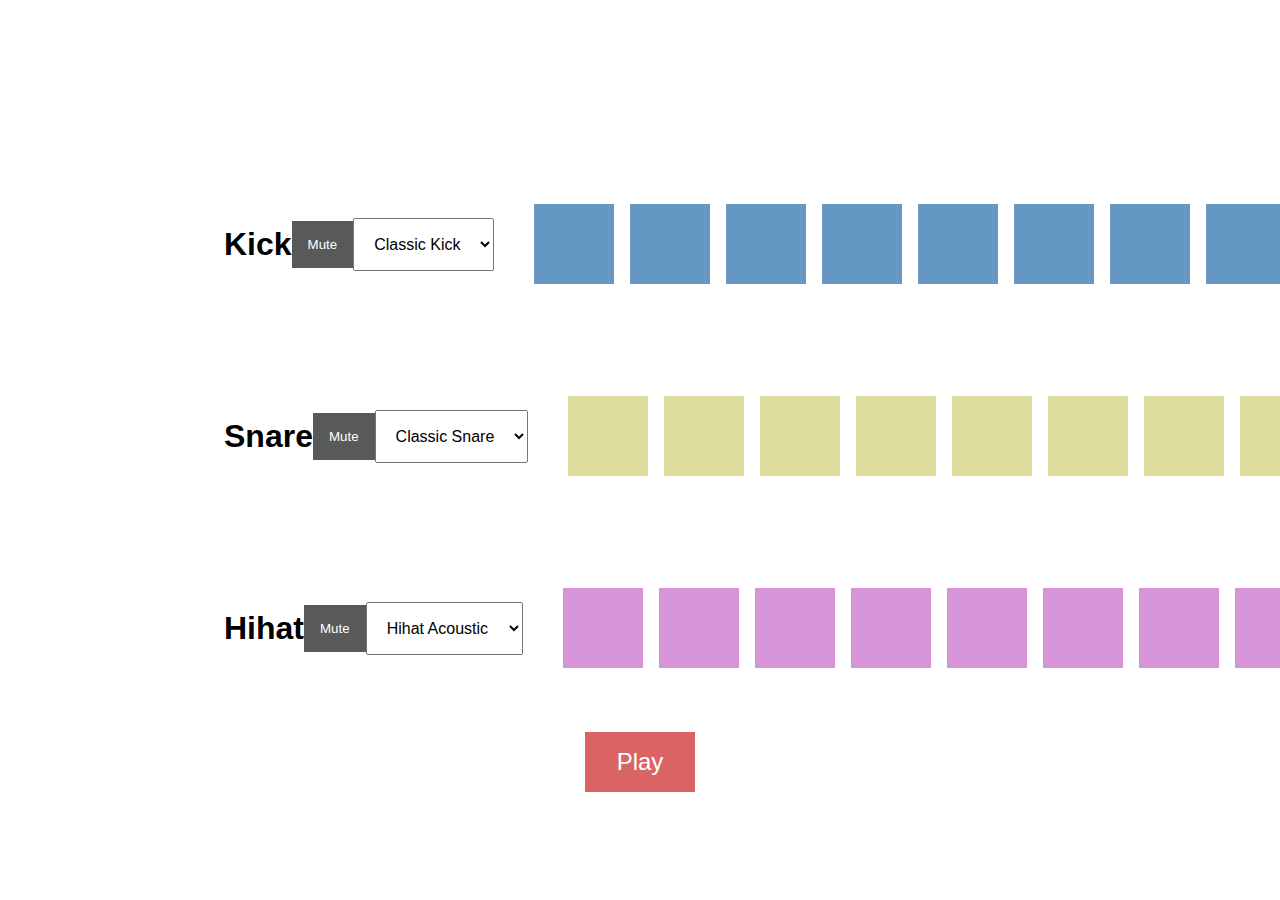
<file: Beatmaker/index.html>
<!DOCTYPE html>
<html lang="en">
  <head>
    <meta charset="UTF-8" />
    <meta http-equiv="X-UA-Compatible" content="IE=edge" />
    <meta name="viewport" content="width=device-width, initial-scale=1.0" />
    <link rel="stylesheet" href="./style.css" />
    <title>Beatmaker</title>
  </head>
  <body>
    <div class="sequencer">
      <div class="kick-track">
        <div class="controls">
          <h1>Kick</h1>
          <button data-track="0" class="mute kick-volume">Mute</button>
          <select name="kick-select" id="kick-select">
            <option value="./sounds/kick-classic.wav">Classic Kick</option>
            <option value="./sounds/kick-808.wav">808 Kick</option>
            <option value="./sounds/kick-heavy.wav">Kick Heavy</option>
          </select>
        </div>
        <div class="kick">
          <div class="pad kick-pad b0"></div>
          <div class="pad kick-pad b1"></div>
          <div class="pad kick-pad b2"></div>
          <div class="pad kick-pad b3"></div>
          <div class="pad kick-pad b4"></div>
          <div class="pad kick-pad b5"></div>
          <div class="pad kick-pad b6"></div>
          <div class="pad kick-pad b7"></div>
        </div>
      </div>
      <div class="snare-track">
        <div class="controls">
          <h1>Snare</h1>
          <button data-track="1" class="mute snare-volume">Mute</button>
          <select name="snare-select" id="snare-select">
            <option value="./sounds/snare-acoustic01.wav">Classic Snare</option>
            <option value="./sounds/snare-808.wav">808 Snare</option>
            <option value="./sounds/snare-vinyl02.wav">Snare Vinyl</option>
          </select>
        </div>
        <div class="snare">
          <div class="pad snare-pad b0"></div>
          <div class="pad snare-pad b1"></div>
          <div class="pad snare-pad b2"></div>
          <div class="pad snare-pad b3"></div>
          <div class="pad snare-pad b4"></div>
          <div class="pad snare-pad b5"></div>
          <div class="pad snare-pad b6"></div>
          <div class="pad snare-pad b7"></div>
        </div>
      </div>
      <div class="hihat-track">
        <div class="controls">
          <h1>Hihat</h1>
          <button data-track="2" class="mute hihat-volume">Mute</button>
          <select name="hihat-select" id="hihat-select">
            <option value="./sounds/hihat-acoustic01.wav">
              Hihat Acoustic
            </option>
            <option value="./sounds/hihat-808.wav">808 Hihat</option>
          </select>
        </div>
        <div class="hihat">
          <div class="pad hihat-pad b0"></div>
          <div class="pad hihat-pad b1"></div>
          <div class="pad hihat-pad b2"></div>
          <div class="pad hihat-pad b3"></div>
          <div class="pad hihat-pad b4"></div>
          <div class="pad hihat-pad b5"></div>
          <div class="pad hihat-pad b6"></div>
          <div class="pad hihat-pad b7"></div>
        </div>
      </div>
      <button class="play">Play</button>
    </div>

    <audio class="kick-sound" src="./sounds/kick-classic.wav"></audio>
    <audio class="snare-sound" src="./sounds/snare-acoustic01.wav"></audio>
    <audio class="hihat-sound" src="./sounds/hihat-acoustic01.wav"></audio>
    <script src="./app.js"></script>
  </body>
</html>
</file>
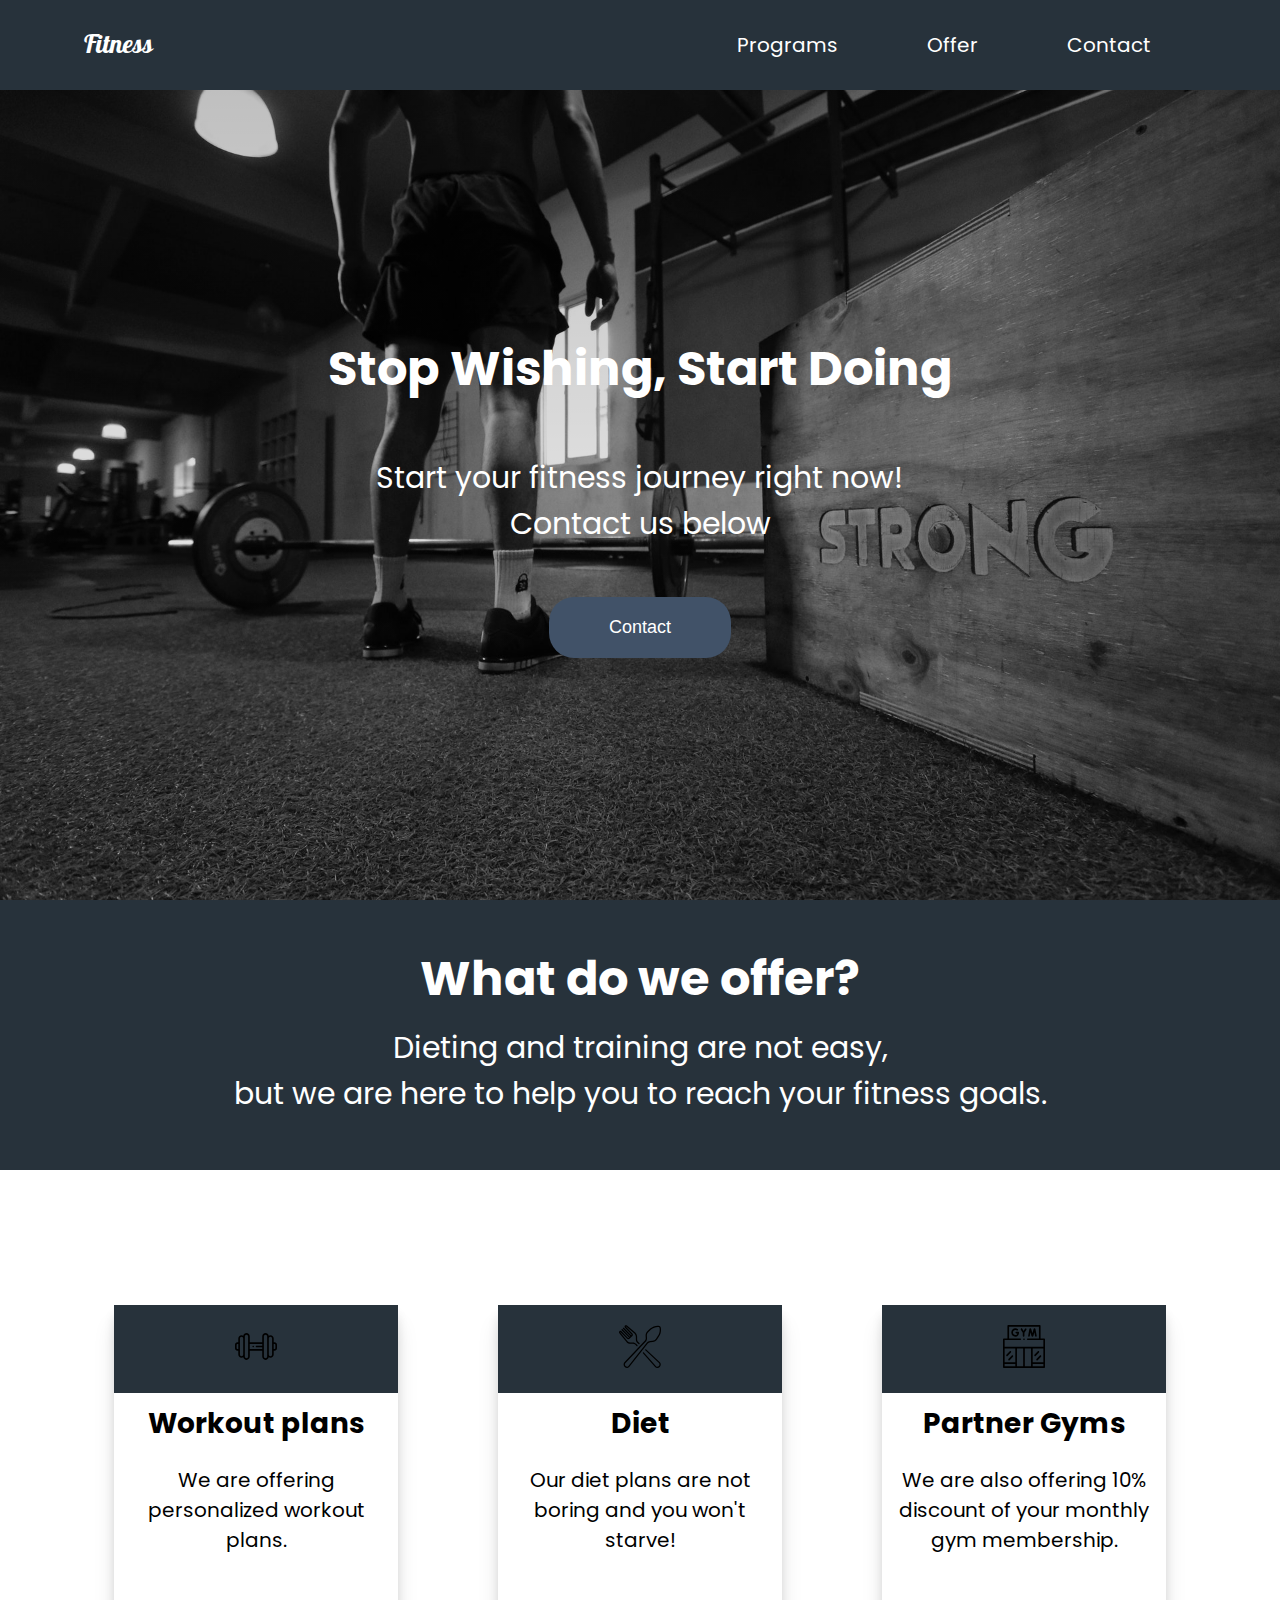
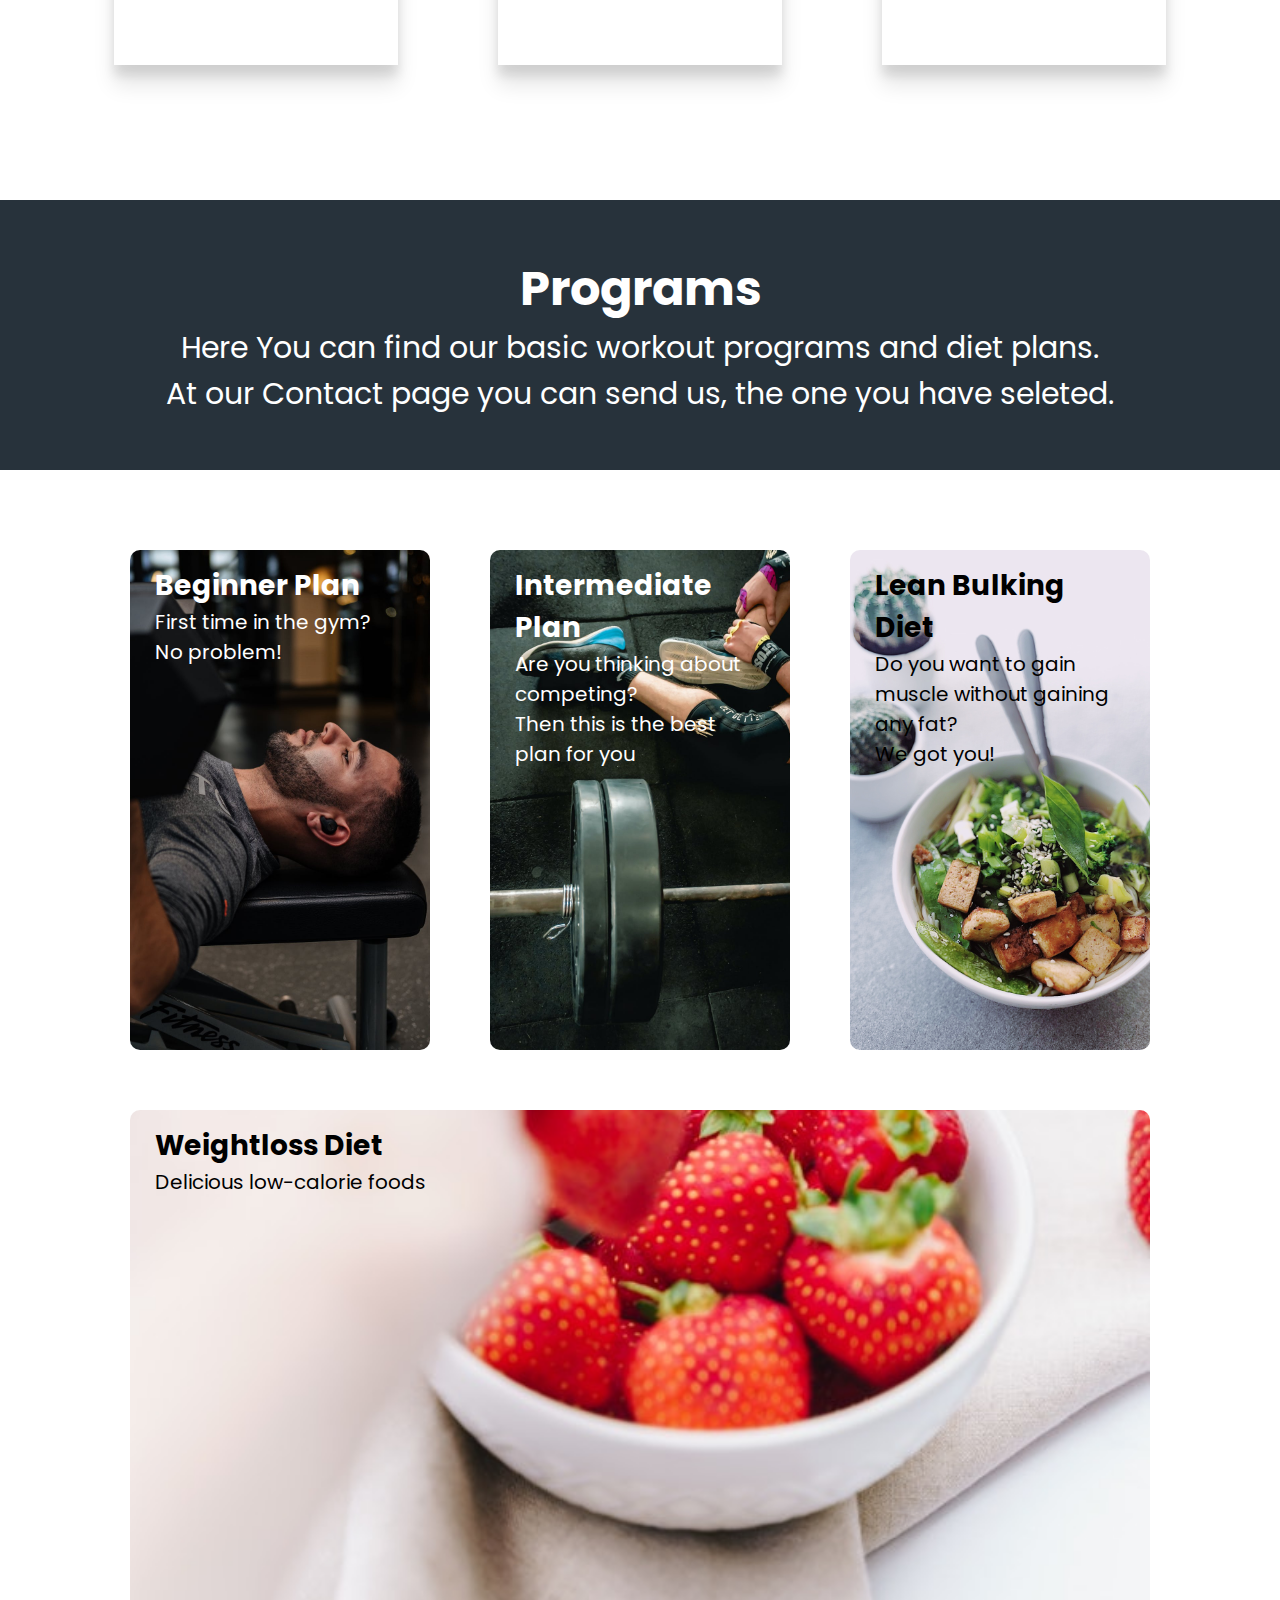
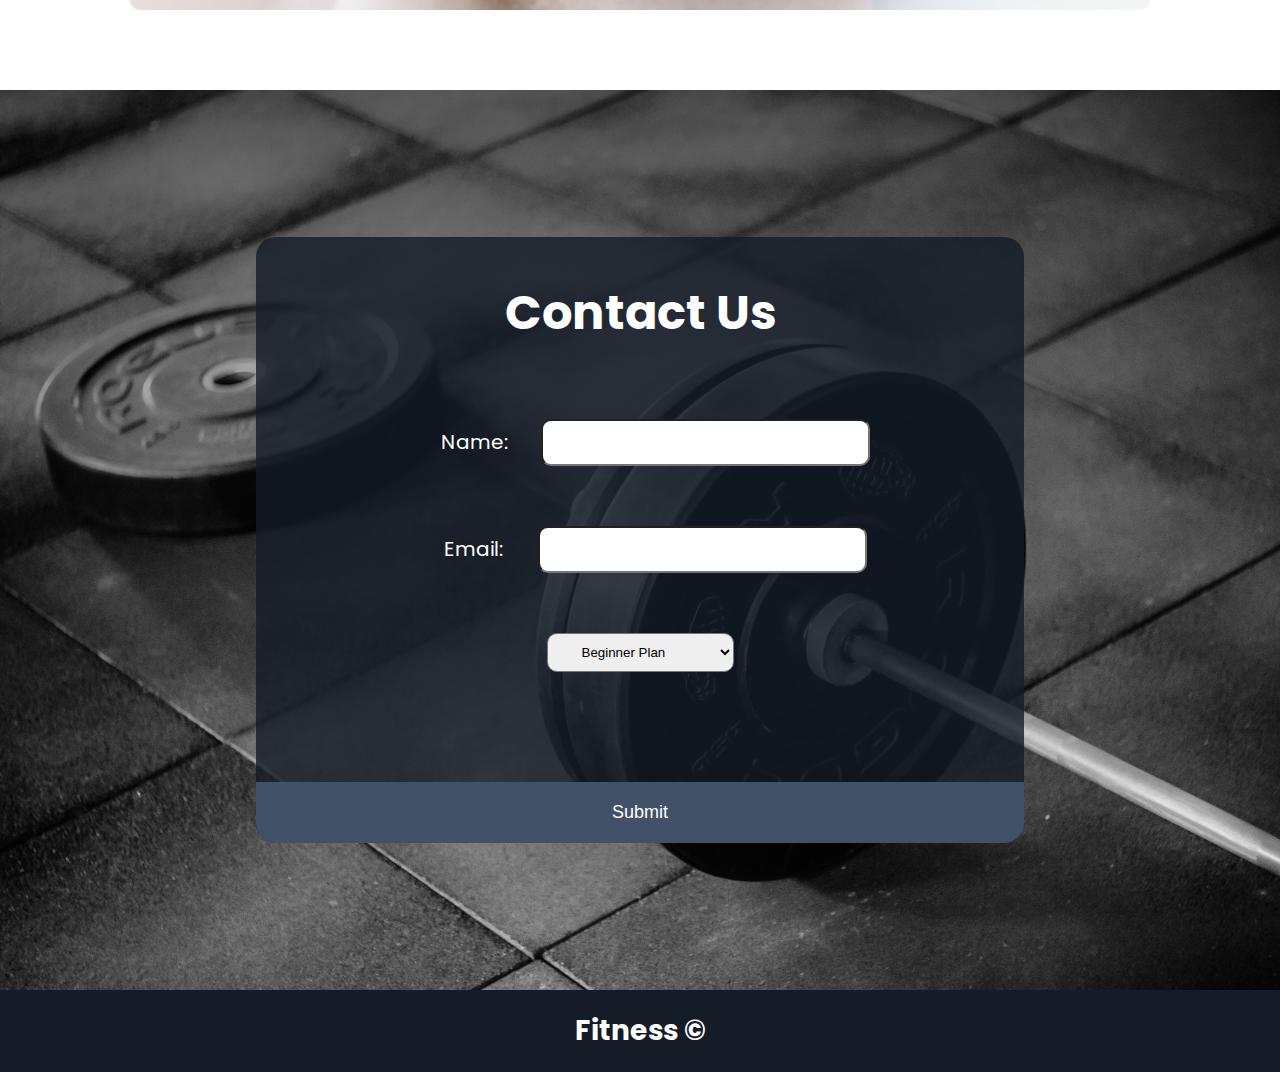
<file: Fitness/index.html>
<!DOCTYPE html>
<html lang="en">
  <head>
    <meta charset="UTF-8" />
    <meta http-equiv="X-UA-Compatible" content="IE=edge" />
    <meta name="viewport" content="width=device-width, initial-scale=1.0" />
    <meta
      name="descripton"
      content="Fitness is a website that helps you reach your fitness goals"
    />
    <meta name="robots" content="index, follow" />
    <link rel="icon" href="icons/icon.png" />
    <link rel="stylesheet" href="style.css" />
    <link rel="preconnect" href="https://fonts.gstatic.com" />
    <link rel="preconnect" href="https://fonts.gstatic.com" />
    <link
      href="https://fonts.googleapis.com/css2?family=Pattaya&family=Poppins:wght@200&display=swap"
      rel="stylesheet"
    />
    <title>Fitness</title>
  </head>
  <body>
    <header class="main-head">
      <nav>
        <h1 id="logo">Fitness</h1>
        <ul>
          <li><a href="#programs">Programs</a></li>
          <li><a href="#offer">Offer</a></li>
          <li><a href="#contact">Contact</a></li>
        </ul>
      </nav>
    </header>
    <main>
      <section id="hero">
        <h2>Stop Wishing, Start Doing</h2>
        <h3>Start your fitness journey right now! <br />Contact us below</h3>
        <button><a href="#contact">Contact</a></button>
      </section>
      <section id="offer">
        <header class="offer-head">
          <h2>What do we offer?</h2>
          <h3>
            Dieting and training are not easy, <br />
            but we are here to help you to reach your fitness goals.
          </h3>
        </header>
        <div class="cards">
          <div class="card">
            <div class="card-icon">
              <img src="icons/dumbbell.svg" alt="" />
            </div>
            <h4>Workout plans</h4>
            <p>We are offering personalized workout plans.</p>
          </div>
          <div class="card">
            <div class="card-icon">
              <img src="icons/fork.svg" alt="" />
            </div>
            <h4>Diet</h4>
            <p>Our diet plans are not boring and you won't starve!</p>
          </div>
          <div class="card">
            <div class="card-icon">
              <img src="icons/gym.svg" alt="" />
            </div>
            <h4>Partner Gyms</h4>
            <p>
              We are also offering 10% discount of your monthly gym membership.
            </p>
          </div>
        </div>
      </section>
      <section id="programs">
        <header class="benefits-head">
          <h2>Programs</h2>
          <h3>
            Here You can find our basic workout programs and diet plans. <br />
            At our Contact page you can send us, the one you have seleted.
          </h3>
        </header>
        <section class="col">
          <div class="col-card card1">
            <h5>Beginner Plan</h5>
            <p>
              First time in the gym? <br />
              No problem!
            </p>
          </div>
          <div class="col-card card2">
            <h5>Intermediate Plan</h5>
            <p>
              Are you thinking about competing? <br />
              Then this is the best plan for you
            </p>
          </div>
          <div class="col-card card3">
            <h5>Lean Bulking Diet</h5>
            <p>
              Do you want to gain muscle without gaining any fat? <br />
              We got you!
            </p>
          </div>
          <div class="col-card card4">
            <h5>Weightloss Diet</h5>
            <p>Delicious low-calorie foods</p>
          </div>
        </section>
      </section>
      <section id="contact">
        <div class="form-wrapper">
          <header class="form-head">
            <h2>Contact Us</h2>
          </header>
          <form action="" method="POST">
            <div class="name-form">
              <label for="name">Name:</label>
              <input type="text" name="name" required />
            </div>
            <div class="email-form">
              <label for="email">Email: </label>
              <input type="email" name="_replyto" required />
            </div>
            <div class="input-form">
              <select name="message" id="message">
                <option value="Beginner">Beginner Plan</option>
                <option value="Intermediate">Intermediate Plan</option>
                <option value="Lean">Lean Bulk</option>
                <option value="Weightloss">Weightloss</option>
              </select>
            </div>
            <button type="submit" value="Send">Submit</button>
          </form>
        </div>
      </section>
    </main>
    <footer>
      <div class="footer-wrapper">
        <h5>Fitness &copy;</h5>
      </div>
    </footer>
  </body>
</html>
</file>
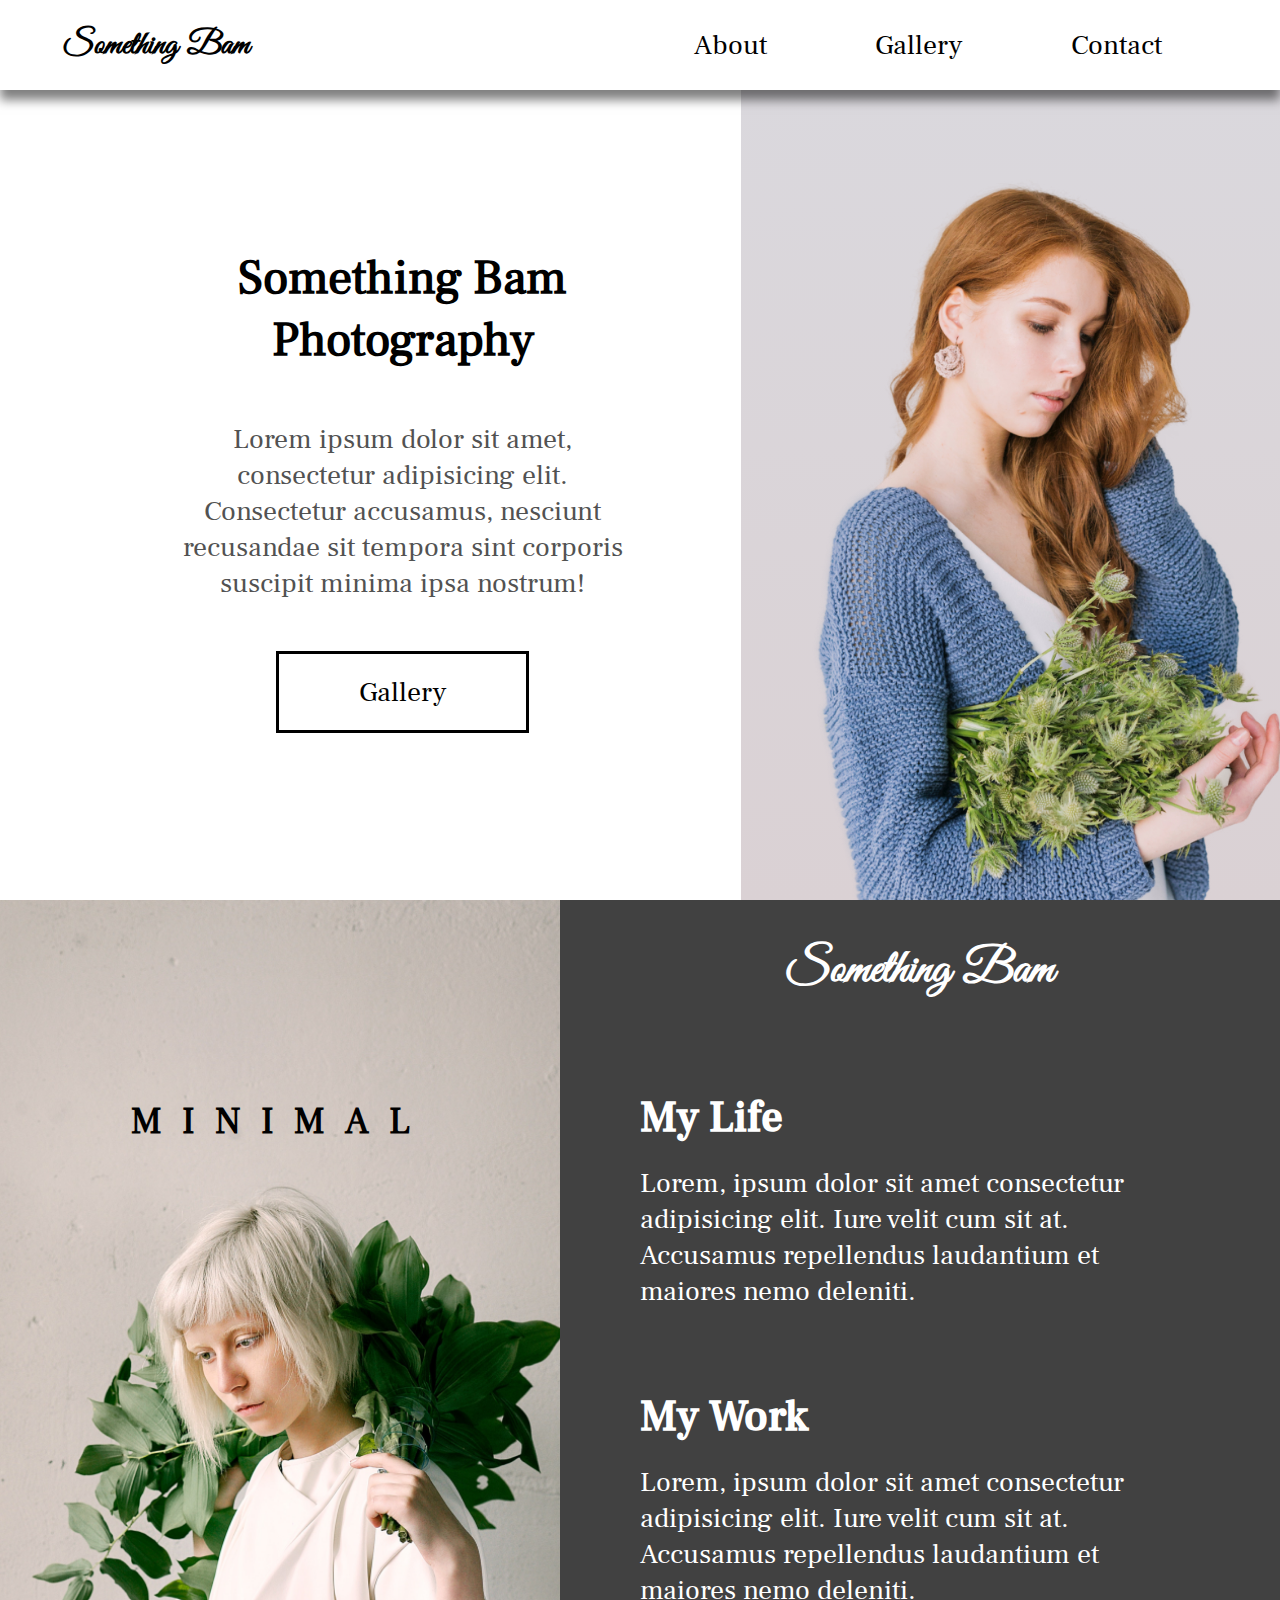
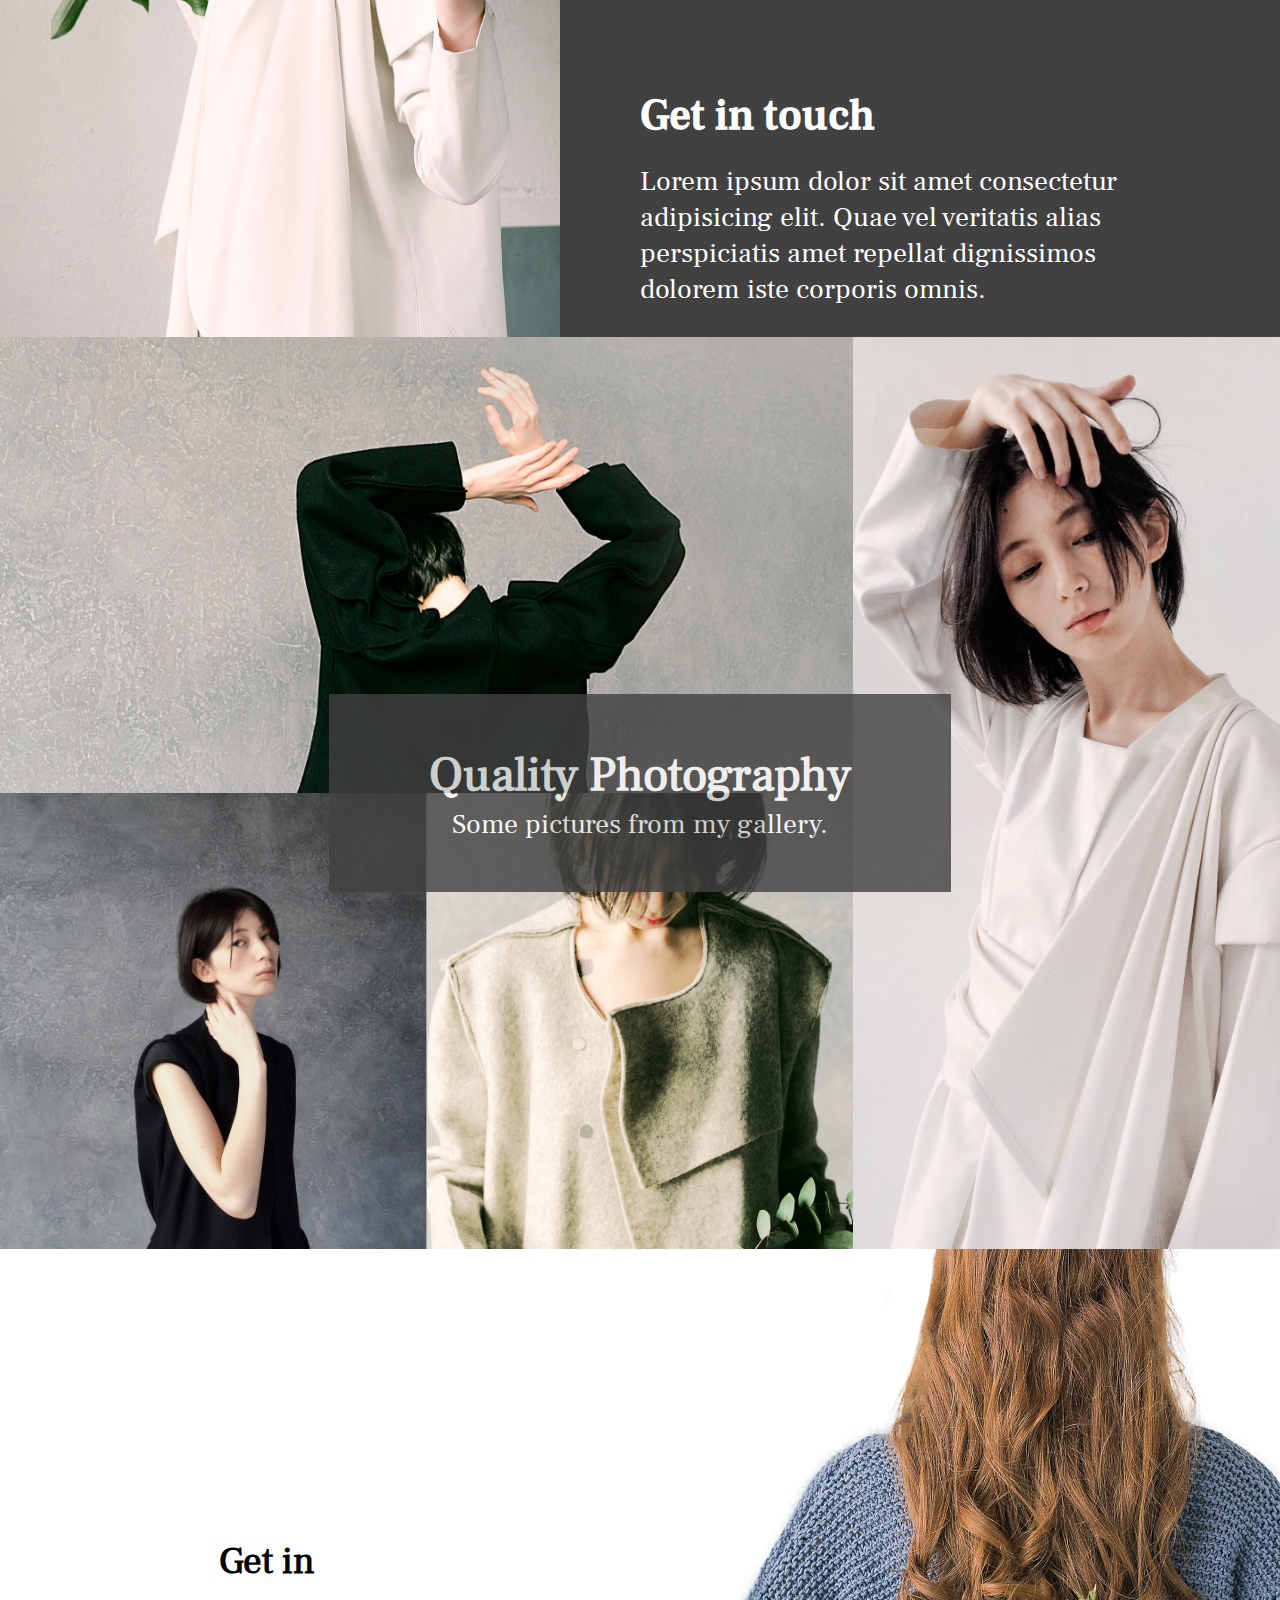
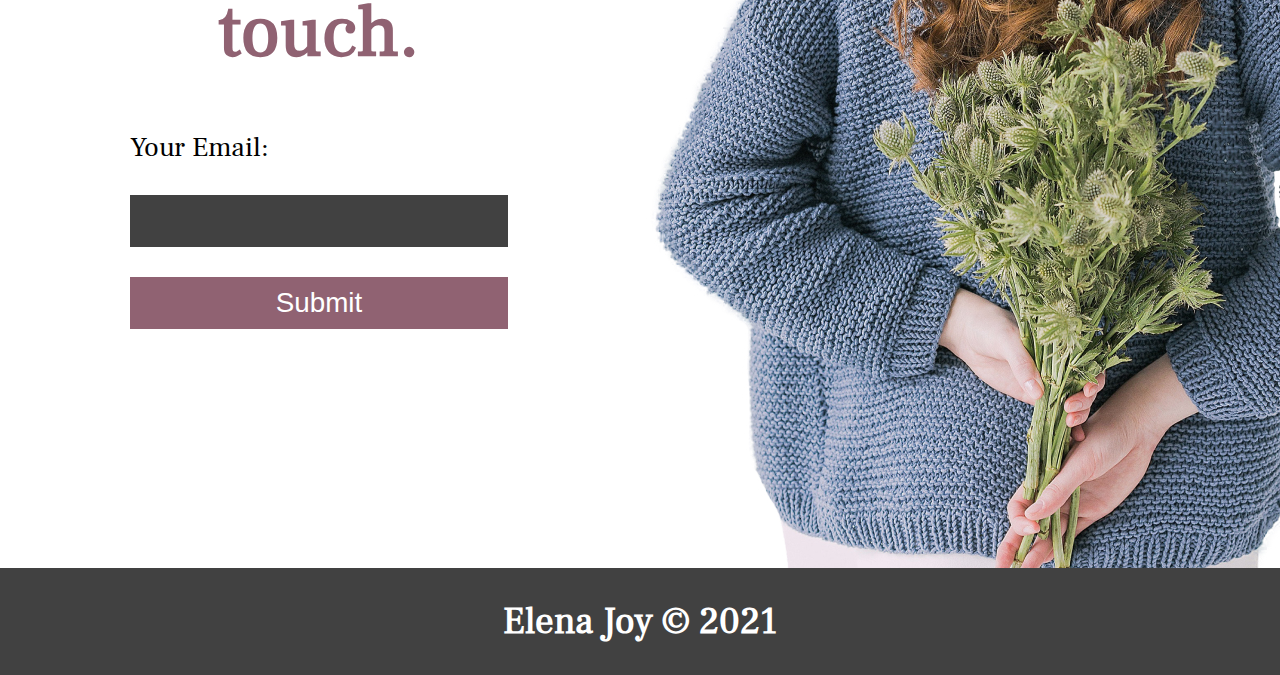
<file: Photography/index.html>
<!DOCTYPE html>
<html lang="en">
  <head>
    <meta charset="UTF-8" />
    <meta http-equiv="X-UA-Compatible" content="IE=edge" />
    <meta name="viewport" content="width=device-width, initial-scale=1.0" />
    <meta name="descripton" content="Professional Photographer" />
    <meta name="robots" content="index, follow" />
    <link rel="stylesheet" href="style.css" />
    <title>Something Bam | Professional Photographer</title>
  </head>
  <body>
    <header class="main-head">
      <nav>
        <h1 id="logo">Something Bam</h1>
        <ul class="nav-links">
          <li><a href="#about">About</a></li>
          <li><a href="#gallery">Gallery</a></li>
          <li><a href="#contact">Contact</a></li>
        </ul>
        <div class="burger">
          <span class="line1"></span>
          <span class="line2"></span>
          <span class="line3"></span>
        </div>
      </nav>
    </header>
    <main>
      <section class="hero">
        <div class="hero-introduction flex">
          <h2>
            Something Bam <br />
            Photography
          </h2>
          <p>
            Lorem ipsum dolor sit amet, consectetur adipisicing elit.
            Consectetur accusamus, nesciunt recusandae sit tempora sint corporis
            suscipit minima ipsa nostrum!
          </p>
          <a href="#gallery">Gallery</a>
        </div>
        <div class="hero-images">
          <img
            class="hero-elena"
            src="/Photography/img/elena-joy.png"
            alt="Picture of Something Bam"
          />
          <img src="/Photography/img/plant1.png" alt="" class="plant1 plant" />
          <img src="/Photography/img/plant2.png" alt="" class="plant2 plant" />
        </div>
      </section>
      <section class="about" id="about">
        <div class="about-image">
          <h5>MINIMAL</h5>
          <img src="/Photography/img/about-image.png" alt="" />
        </div>
        <div class="about-text flex">
          <h2>Something Bam</h2>
          <div class="about-life">
            <h3>My Life</h3>
            <p>
              Lorem, ipsum dolor sit amet consectetur adipisicing elit. Iure
              velit cum sit at. Accusamus repellendus laudantium et maiores nemo
              deleniti.
            </p>
          </div>
          <div class="about-work">
            <h3>My Work</h3>
            <p>
              Lorem, ipsum dolor sit amet consectetur adipisicing elit. Iure
              velit cum sit at. Accusamus repellendus laudantium et maiores nemo
              deleniti.
            </p>
          </div>
          <div class="about-contact">
            <h3>Get in touch</h3>
            <p>
              Lorem ipsum dolor sit amet consectetur adipisicing elit. Quae vel
              veritatis alias perspiciatis amet repellat dignissimos dolorem
              iste corporis omnis.
            </p>
          </div>
        </div>
      </section>
      <div class="gallery" id="gallery">
        <header class="gallery-head">
          <h2>Quality Photography</h2>
          <p>Some pictures from my gallery.</p>
        </header>
        <img class="gallery1" src="/Photography/img/gallery-1.jpg" alt="" />
        <img class="gallery2" src="/Photography/img/gallery-2.jpg" alt="" />
        <img class="gallery3" src="/Photography/img/gallery-3.jpg" alt="" />
        <img class="gallery4" src="/Photography/img/gallery-4.jpg" alt="" />
      </div>
      <section class="contact" id="contact">
        <div class="form-wrapper flex">
          <h2>
            Get in <br />
            <span>touch.</span>
          </h2>
          <form>
            <label for="email">Your Email: </label>
            <input type="email" id="email" required />
            <button type="submit">Submit</button>
          </form>
        </div>
        <img src="/Photography/img/contact-image.jpg" alt="" />
      </section>
    </main>
    <footer>
      <h4>Elena Joy &copy; 2021</h4>
    </footer>

    <script src="/Photography/app.js"></script>
  </body>
</html>
</file>
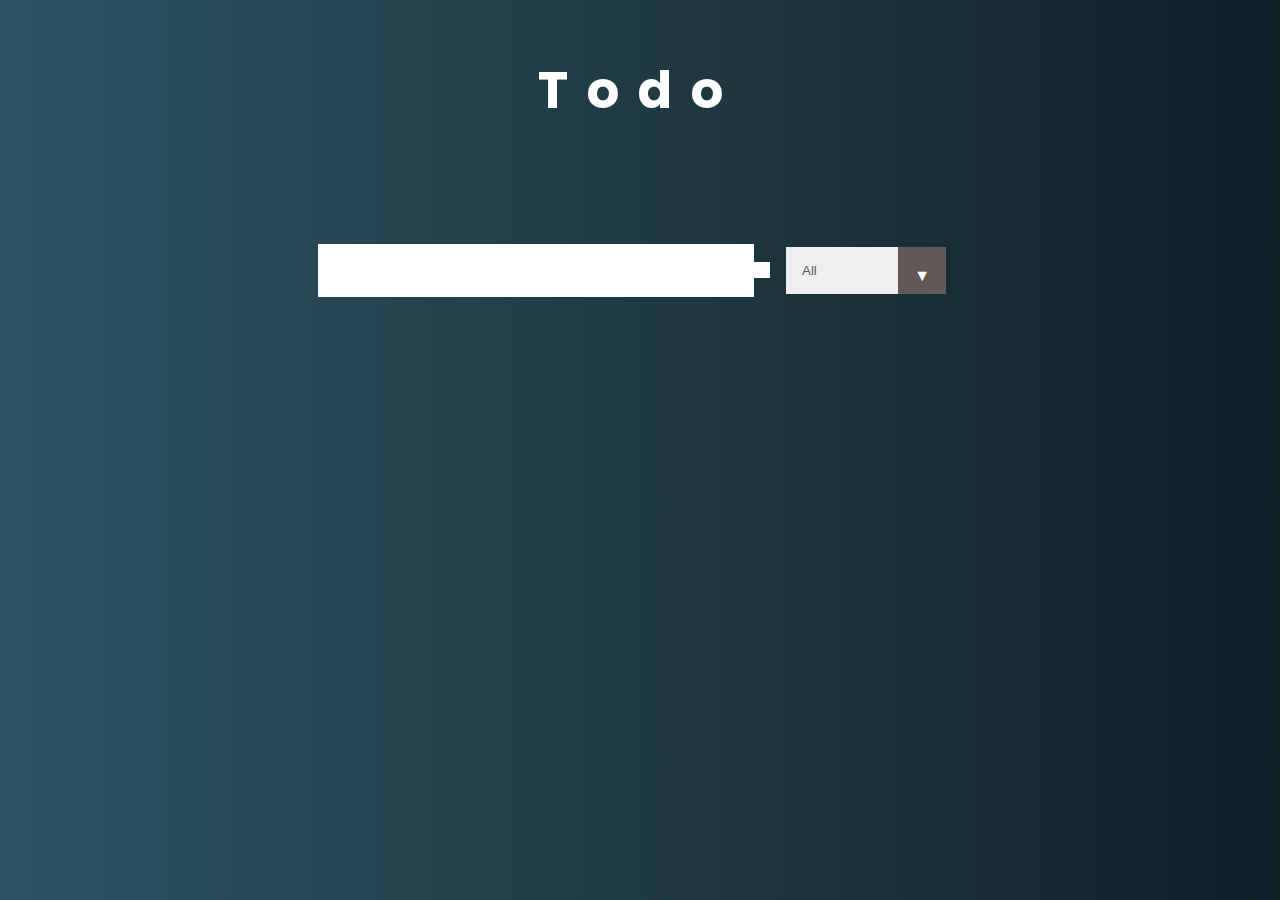
<file: Todo_list/index.html>
<!DOCTYPE html>
<html lang="en">
  <head>
    <meta charset="UTF-8" />
    <meta http-equiv="X-UA-Compatible" content="IE=edge" />
    <meta name="viewport" content="width=device-width, initial-scale=1.0" />
    <link rel="preconnect" href="https://fonts.googleapis.com" />
    <link rel="preconnect" href="https://fonts.gstatic.com" crossorigin />
    <link
      rel="stylesheet"
      href="https://cdnjs.cloudflare.com/ajax/libs/font-awesome/5.15.3/css/all.min.css"
      integrity="sha512-iBBXm8fW90+nuLcSKlbmrPcLa0OT92xO1BIsZ+ywDWZCvqsWgccV3gFoRBv0z+8dLJgyAHIhR35VZc2oM/gI1w=="
      crossorigin="anonymous"
      referrerpolicy="no-referrer"
    />
    <link
      href="https://fonts.googleapis.com/css2?family=Poppins:ital,wght@1,200&display=swap"
      rel="stylesheet"
    />
    <link rel="stylesheet" href="./style.css" />
    <title>Todo List</title>
  </head>
  <body>
    <header>
      <h1>Todo</h1>
    </header>
    <form>
      <input type="text" class="todo-input" />
      <button class="todo-button" type="submit">
        <i class="fas fa-plus-square"></i>
      </button>
      <div class="select">
        <select name="todos" class="filter-todo">
          <option value="all">All</option>
          <option value="completed">Completed</option>
          <option value="uncompleted">Uncompleted</option>
        </select>
      </div>
    </form>
    <div class="todo-container">
      <ul class="todo-list"></ul>
    </div>

    <script src="./app.js"></script>
  </body>
</html>
</file>
<file: Beatmaker/style.css>
* {
  margin: 0;
  padding: 0;
  box-sizing: border-box;
}

body {
  font-family: sans-serif;
}

i,
svg {
  pointer-events: none;
}

.kick-pad,
.snare-pad,
.hihat-pad {
  width: 5rem;
  height: 5rem;
  margin: 1rem 0.5rem;
  cursor: pointer;
}

.kick-pad {
  background: rgb(101, 151, 197);
}

.snare-pad {
  background: rgb(220, 220, 157);
}

.hihat-pad {
  background: rgb(216, 148, 216);
}

.kick-pad.active {
  background: rgb(0, 105, 202);
}
.snare-pad.active {
  background: rgb(206, 206, 0);
}
.hihat-pad.active {
  background: rgb(197, 0, 197);
}

.sequencer {
  display: flex;
  min-height: 100vh;
  flex-direction: column;
  align-items: center;
  justify-content: center;
}

.hihat-track,
.kick-track,
.snare-track {
  display: flex;
  align-items: center;
  width: 70%;
  justify-content: space-between;
  margin-top: 5rem;
}

.hihat,
.snare,
.kick {
  display: flex;
}

.controls {
  display: flex;
  justify-content: space-between;
  align-items: center;
  flex: 1;
  margin: 0rem 2rem;
}

.controls button {
  padding: 1rem;
  border: none;
  background: rgb(88, 89, 88);
  color: white;
  cursor: pointer;
  transition: all 0.5s ease;
}

.pad {
  transition: all 0.5s ease;
}

.play {
  padding: 1rem 2rem;
  font-size: 1.5rem;
  background: rgb(218, 100, 100);
  color: white;
  border: none;
  cursor: pointer;
  margin-top: 3rem;
}

select {
  padding: 1rem;
  font-size: 1rem;
}

@keyframes playTrack {
  from {
    transform: scale(1);
  }
  to {
    transform: scale(1.2);
  }
}
</file>
<file: Fitness/style.css>
/* Global Styling */
* {
  margin: 0;
  padding: 0;
  box-sizing: border-box;
}
html {
  font-size: 62.5%;
}

body {
  font-family: "Poppins", sans-serif;
}

h1 {
  font-size: 2.6rem;
}

li,
button,
label,
input,
p {
  font-size: 2rem;
}

h2 {
  font-size: 4.8rem;
}

h3 {
  font-size: 3rem;
  font-weight: normal;
}

h4,
h5 {
  font-size: 2.8rem;
}

a {
  color: white;
  text-decoration: none;
}

button {
  padding: 2rem 6rem;
  background: rgb(65, 82, 104);
  border: none;
  color: white;
  font-size: 1.8rem;
  cursor: pointer;
  border-radius: 2.5rem;
}

/* Nav Section */

.main-head {
  background: #27323b;
  color: white;
}

nav {
  display: flex;
  width: 90%;
  margin: auto;
  padding: 2rem;
  min-height: 10vh;
  align-items: center;
  flex-wrap: wrap;
}

nav ul {
  display: flex;
  flex: 1 1 40rem;
  justify-content: space-around;
  align-items: center;
  list-style: none;
}
#logo {
  flex: 2 1 40rem;
  font-family: "Pattaya", sans-serif;
  font-weight: normal;
}

#hero {
  background: linear-gradient(rgb(0, 0, 0, 0.25), transparent),
    url("img/hero-img.jpg");
  min-height: 90vh;
  background-repeat: no-repeat;
  background-size: cover;
  background-position: center;
  color: white;
  display: flex;
  flex-direction: column;
  align-items: center;
  justify-content: center;
  text-align: center;
}

#hero h3 {
  padding: 5rem;
}

@media screen and (max-width: 932px) {
  nav {
    text-align: center;
  }

  html {
    font-size: 45%;
  }

  #logo {
    padding: 2rem;
  }
}

/* Second page */

.offer-head {
  background: #27323b;
  padding: 3rem;
  min-height: 30vh;
  display: flex;
  flex-direction: column;
  justify-content: center;
  align-items: center;
  color: white;
  text-align: center;
}

.offer-head h3 {
  padding: 1rem;
}

.cards {
  width: 90%;
  margin: auto;
  display: flex;
  min-height: 70vh;
  align-items: center;
  flex-wrap: wrap;
}

.card {
  text-align: center;
  flex: 1 1 25rem;
  min-height: 40vh;
  margin: 2rem 5rem;
  box-shadow: 0px 10px 10px rgba(0, 0, 0, 0.1), 0px 20px 20px rgba(0, 0, 0, 0.1);
}

.cards img {
  max-width: 15%;
  margin: 2rem;
}

.card h4 {
  padding: 1rem;
}

.card p {
  padding: 1rem;
}

.card-icon {
  background: #27323b;
}

/*Third Page */

.benefits-head {
  background: #27323b;
  padding: 3rem;
  min-height: 30vh;
  display: flex;
  flex-direction: column;
  justify-content: center;
  align-items: center;
  color: white;
  text-align: center;
}

.col {
  min-height: 70vh;
  padding: 5rem 10rem;
  display: flex;
  align-items: center;
  flex-wrap: wrap;
  justify-content: center;
}

.col-card {
  width: 25rem;
  flex: 1 1 20rem;
  height: 50rem;
  display: inline-block;
  border-radius: 10px;
  padding: 15px 25px;
  box-sizing: border-box;
  cursor: pointer;
  margin: 3rem 3rem;
  background-position: center;
  background-size: cover;
  transition: transform 0.5s;
}

.col-card:hover {
  transform: translateY(-10px);
}

.card1 {
  background-image: url("img/beginner.jpeg");
  color: white;
}

.card2 {
  background-image: url("img/pro.jpeg");
  color: white;
}

.card3 {
  background-image: url("img/diet1.jpg");
}

.card4 {
  background-image: url("img/diet2.jpg");
}

@media screen and (max-width: 932px) {
  .col-card {
    flex: 1 1 20rem;
    height: 30rem;
  }
}

/*Fourth page*/

#contact {
  min-height: 100vh;
  background: linear-gradient(rgba(0, 0, 0, 0.5), transparent),
    url("img/contactt.jpg");
  background-size: cover;
  background-repeat: no-repeat;
  display: flex;
  align-items: center;
  justify-content: center;
}

.form-wrapper {
  background: rgba(19, 28, 39, 0.8);
  width: 60%;
  color: white;
  border-radius: 20px;
}

.form-head {
  text-align: center;
  padding: 4rem;
}

.name-form,
.email-form,
.input-form {
  padding: 3rem;
  text-align: center;
}

.form-wrapper label {
  margin: 0rem 3rem;
}

.form-wrapper button {
  width: 100%;
  padding: 2rem;
  margin-top: 8rem;
  border-bottom-left-radius: 20px;
  border-bottom-right-radius: 20px;
  border-top-left-radius: 0px;
  border-top-right-radius: 0px;
}

.form-wrapper input,
.form-wrapper select {
  padding: 1rem 3rem;
  border-radius: 10px;
}

footer {
  color: white;
  background: rgba(19, 28, 39, 1);
}

.footer-wrapper {
  padding: 2rem;
  width: 90%;
  margin: auto;
}

footer h5 {
  flex: 1 1 40rem;
  display: flex;
  justify-content: center;
}

@media screen and (max-width: 932px) {
  .form-wrapper input,
  .form-wrapper select {
    width: 90%;
  }
}
</file>
<file: Photography/style.css>
/* Global Styling */
* {
  margin: 0;
  padding: 0;
  box-sizing: border-box;
}

/* Fonts */

@font-face {
  font-family: "Ruhl Medium";
  src: url("/Photography/fonts/FrankRuhlLibre-Medium.ttf");
}
@font-face {
  font-family: "Ruhl";
  src: url("/Photography/fonts/FrankRuhlLibre-Regular.ttf");
}
@font-face {
  font-family: "Great Vibes";
  src: url("/Photography/fonts/GreatVibes-Regular.ttf");
}

/* Global Styling */

html {
  font-size: 62.5%;
  --header1: calc(2rem + 1vw);
  --header2: calc(3.5rem + 1vw);
  --header3: calc(3rem + 1vw);
  --header4: calc(2.4rem + 1vw);
  --text: calc(1.5rem + 1vw);
  --big: calc(2.4rem + 1vw);
  --special-color: #906272;
  --background-color: #414141;
  --gray-text: #525252;
  scroll-behavior: smooth;
}

body {
  font-family: "Poppins", sans-serif;
}

h1 {
  font-size: var(--header1);
}

li,
button,
label,
input,
a,
p {
  font-size: var(--text);
}

h2 {
  font-size: var(--header2);
}

h3 {
  font-size: var(--header3);
}

h4,
h5 {
  font-size: var(--header4);
}

ul {
  list-style: none;
}

a {
  text-decoration: none;
  color: black;
}

/*Helper Class*/

.flex {
  display: flex;
  flex-direction: column;
  justify-content: center;
  align-items: center;
}

body {
  font-family: "Ruhl", sans-serif;
  animation: opening 1s ease-in-out;
}
h1 {
  font-family: "Great Vibes", sans-serif;
}

/*Nav Section*/
nav {
  /*Kicsi hely a jobb és bal oldalon*/
  width: 90%;
  margin: auto;

  display: flex;
  align-items: center;
  min-height: 10vh;
  padding: 2rem 0rem;
}

.main-head {
  box-shadow: 0px 10px 10px rgba(0, 0, 0, 0.5);
  position: relative;
  z-index: 2;
}

#logo {
  flex: 1 1 20rem;
}

.nav-links {
  display: flex;
  justify-content: space-around;
  flex: 1 1 20rem;
}

.hero {
  min-height: 90vh;
  width: 95%;
  margin: 0 0 0 auto;
  display: flex;
  flex-wrap: wrap;
  overflow: hidden;
}

.hero-introduction {
  flex: 2 1 40rem;
  text-align: center;
}
.hero-introduction p {
  padding: 5rem 10rem;
  color: var(--gray-text);
}
.hero-introduction h2 {
  padding-top: 3rem;
}
.hero-introduction a {
  padding: 2rem 8rem;
  border: 3px solid black;
  margin-bottom: 4rem;
}

.hero-images {
  flex: 1 1 40rem;
  background: linear-gradient(#dad8dd, #dad1d4);
  position: relative;
  z-index: 1;
}

.hero-elena {
  width: 100%;
  height: 100%;
  object-fit: cover;
}

.plant {
  position: absolute;
  bottom: 0;
  left: -20%;
  z-index: -1;
  transform: translateY(10%) rotateZ(-10deg) rotatex(-90deg);
  animation: plant-entrance 1.5s ease-in-out 0.5s forwards,
    plant-shake 2.5s infinite ease alternate-reverse 2s;
  transform-origin: bottom;
  max-height: 80%;
}

.plant2 {
  left: 40%;
}

/*Animations */
@keyframes opening {
  from {
    opacity: 0;
  }
  to {
    opacity: 1;
  }
}

@keyframes plant-entrance {
  from {
    transform: translateY(10%) rotateZ(-10deg) rotatex(-90deg);
  }
  to {
    transform: translateY(0%) rotateZ(0deg) rotatex(0deg);
  }
}

@keyframes plant-shake {
  from {
    transform: rotateZ(-5deg);
  }
  to {
    transform: rotateZ(0deg);
  }
}

.burger,
.menu-check {
  display: none;
}

/*ABOUT SECTION*/
.about {
  min-height: 100vh;
  display: flex;
  flex-wrap: wrap-reverse;
}

.about-text {
  background: var(--background-color);
  color: white;
  flex: 2 1 40rem;
}

.about-text div {
  padding: 3rem 8rem;
}

.about-text h3 {
  padding: 2rem 0rem;
  font-family: "Ruhl Medium";
}

.about-text h2 {
  font-family: "Great Vibes";
  padding: 4rem;
}

.about-image {
  flex: 1 1 40rem;
  position: relative;
}

.about-image h5 {
  position: absolute;
  top: 20%;
  left: 50%;
  letter-spacing: 2rem;
  transform: translate(-50%, -20%);
}

.about-image img {
  width: 100%;
  height: 100%;
  object-fit: cover;
}

/*GALLERY*/
.gallery {
  display: grid;
  min-height: 100vh;
  grid-template-columns: repeat(3, 1fr);
  position: relative;
}

.gallery img {
  width: 100%;
  height: 100%;
  object-fit: cover;
}

.gallery1 {
  grid-column: 1/3;
}

.gallery2 {
  grid-column: 3/4;
  grid-row: 1/3;
}

.gallery-head {
  position: absolute;
  top: 50%;
  color: white;
  background: var(--background-color);
  padding: 5rem 10rem;
  text-align: center;
  opacity: 80%;
  left: 50%;
  transform: translate(-50%, -50%);
}

/*CONTACT SECTION */

.contact {
  min-height: 90vh;
  display: flex;
  flex-wrap: wrap;
}

.form-wrapper {
  flex: 3 1 40rem;
}

.form-wrapper h2 {
  font-size: var(--big);
  margin: 5rem 0rem;
}

.form-wrapper span {
  font-size: calc(6rem + 1vw);
  color: var(--special-color);
}

.form-wrapper label {
  display: block;
}

.form-wrapper input {
  display: block;
  margin: 3rem 0rem;
  background: var(--background-color);
  color: white;
  border: none;
  padding: 1rem;
}

.form-wrapper button {
  padding: 1rem 8rem;
  background: var(--special-color);
  color: white;
  border: none;
  width: 100%;
}

.contact img {
  flex: 1 1 40rem;
}

/* FOOTER */

footer {
  background: var(--background-color);
  color: white;
  display: flex;
  padding: 3rem 5%;
  align-items: center;
  justify-content: center;
}

@media screen and (max-width: 842px) {
  .hero {
    width: 100%;
  }
  .hero-introduction p {
    padding: 5rem 3rem;
  }
  /*nav*/
  .burger {
    position: relative;
    display: block;
  }
  .burger span {
    padding: 0.2rem 2rem;
    background: var(--gray-text);
    margin: 0.5rem 0rem;
    display: block;
    transition: all 0.5s ease;
  }

  .nav-links a {
    color: white;
    font-size: var(--header3);
    text-decoration: underline;
  }

  .nav-links {
    background: var(--background-color);
    width: 100%;
    height: 100%;
    position: fixed;
    top: 0;
    left: 100%;
    flex-direction: column;
    align-items: flex-start;
    padding: 0rem 0rem 0rem 9rem;
    transition: transform 1s ease;
  }

  .nav-open {
    transform: translate(-60%);
  }

  .toggle .line1 {
    transform: rotateZ(45deg) translateY(300%);
    background: white;
  }

  .toggle .line2 {
    opacity: 0;
  }

  .toggle .line3 {
    transform: rotateZ(-45deg) translateY(-300%);
    background: white;
  }

  /*ABOUT SEC */
  .about-text div {
    padding: 3rem 3rem;
  }

  /*GALLERY SEC*/
  .gallery img {
    grid-row: auto;
    grid-column: auto;
  }

  .gallery {
    grid-template-columns: repeat(auto-fit, minmax(30rem, 1fr));
  }

  .gallery-head {
    display: none;
  }

  .contact img {
    display: none;
  }
}

@media screen and (min-width: 1700px) {
  html {
    --header1: 3rem;
    --header2: 5rem;
    --header3: 4rem;
    --header4: 3rem;
    --text: 3rem;
    --big: 8rem;
  }
}
</file>
<file: Todo_list/style.css>
* {
  margin: 0;
  padding: 0;
  box-sizing: border-box;
}

body {
  background: #0f2027; /* fallback for old browsers */
  background: -webkit-linear-gradient(
    to right,
    #2c5364,
    #203a43,
    #0f2027
  ); /* Chrome 10-25, Safari 5.1-6 */
  background: linear-gradient(
    to right,
    #2c5364,
    #203a43,
    #0f2027
  ); /* W3C, IE 10+/ Edge, Firefox 16+, Chrome 26+, Opera 12+, Safari 7+ */

  color: white;
  font-family: "Poppins", sans-serif;
  min-height: 100vh;
}

header {
  font-size: 1.6rem;
  letter-spacing: 1.2rem;
}

header,
form {
  min-height: 20vh;
  display: flex;
  justify-content: center;
  align-items: center;
}

form input,
form button {
  padding: 0.5rem;
  font-size: 2rem;
  border: none;
  background-color: white;
}

form button {
  color: #615957;
  background: white;
  cursor: pointer;
  transition: all 0.3 ease;
}

form button:hover {
  background: #615957;
  color: white;
}

.todo-container {
  display: flex;
  align-items: center;
  justify-content: center;
}

.todo-list {
  min-width: 30%;
  list-style: none;
}

.todo {
  margin: 0.5rem;
  background: white;
  color: black;
  font-size: 1.5rem;
  display: flex;
  justify-content: space-between;
  align-items: center;
  transition: all 0.4s ease;
}

.todo li {
  flex: 1;
}

.trash-btn,
.complete-btn {
  background: #af2e2e;
  color: white;
  border: none;
  padding: 1rem;
  cursor: pointer;
  font-size: 1rem;
}
.complete-btn {
  background: rgb(14, 118, 44);
}

.todo-item {
  padding: 0rem 0.5rem;
}

.fa-trash,
.fa-check {
  pointer-events: none;
}

.completed {
  text-decoration: line-through;
  opacity: 0.5;
}

.fall {
  transform: translateY(8rem) rotateZ(20deg);
  opacity: 0;
}

select {
  -webkit-appearance: none;
  -moz-appearance: none;
  appearance: none;
  outline: none;
  box-shadow: none;
  border: none;
}

.select {
  margin: 1rem;
  position: relative;
  overflow: hidden;
}

select {
  color: #615957;
  width: 10rem;
  cursor: pointer;
  padding: 1rem;
}

.select::after {
  content: "\25BC";
  position: absolute;
  background: #615957;
  top: 0;
  right: 0;
  padding: 1rem;
  pointer-events: none;
}

.select:hover::after {
  background: white;
  color: #615957;
}
</file>
